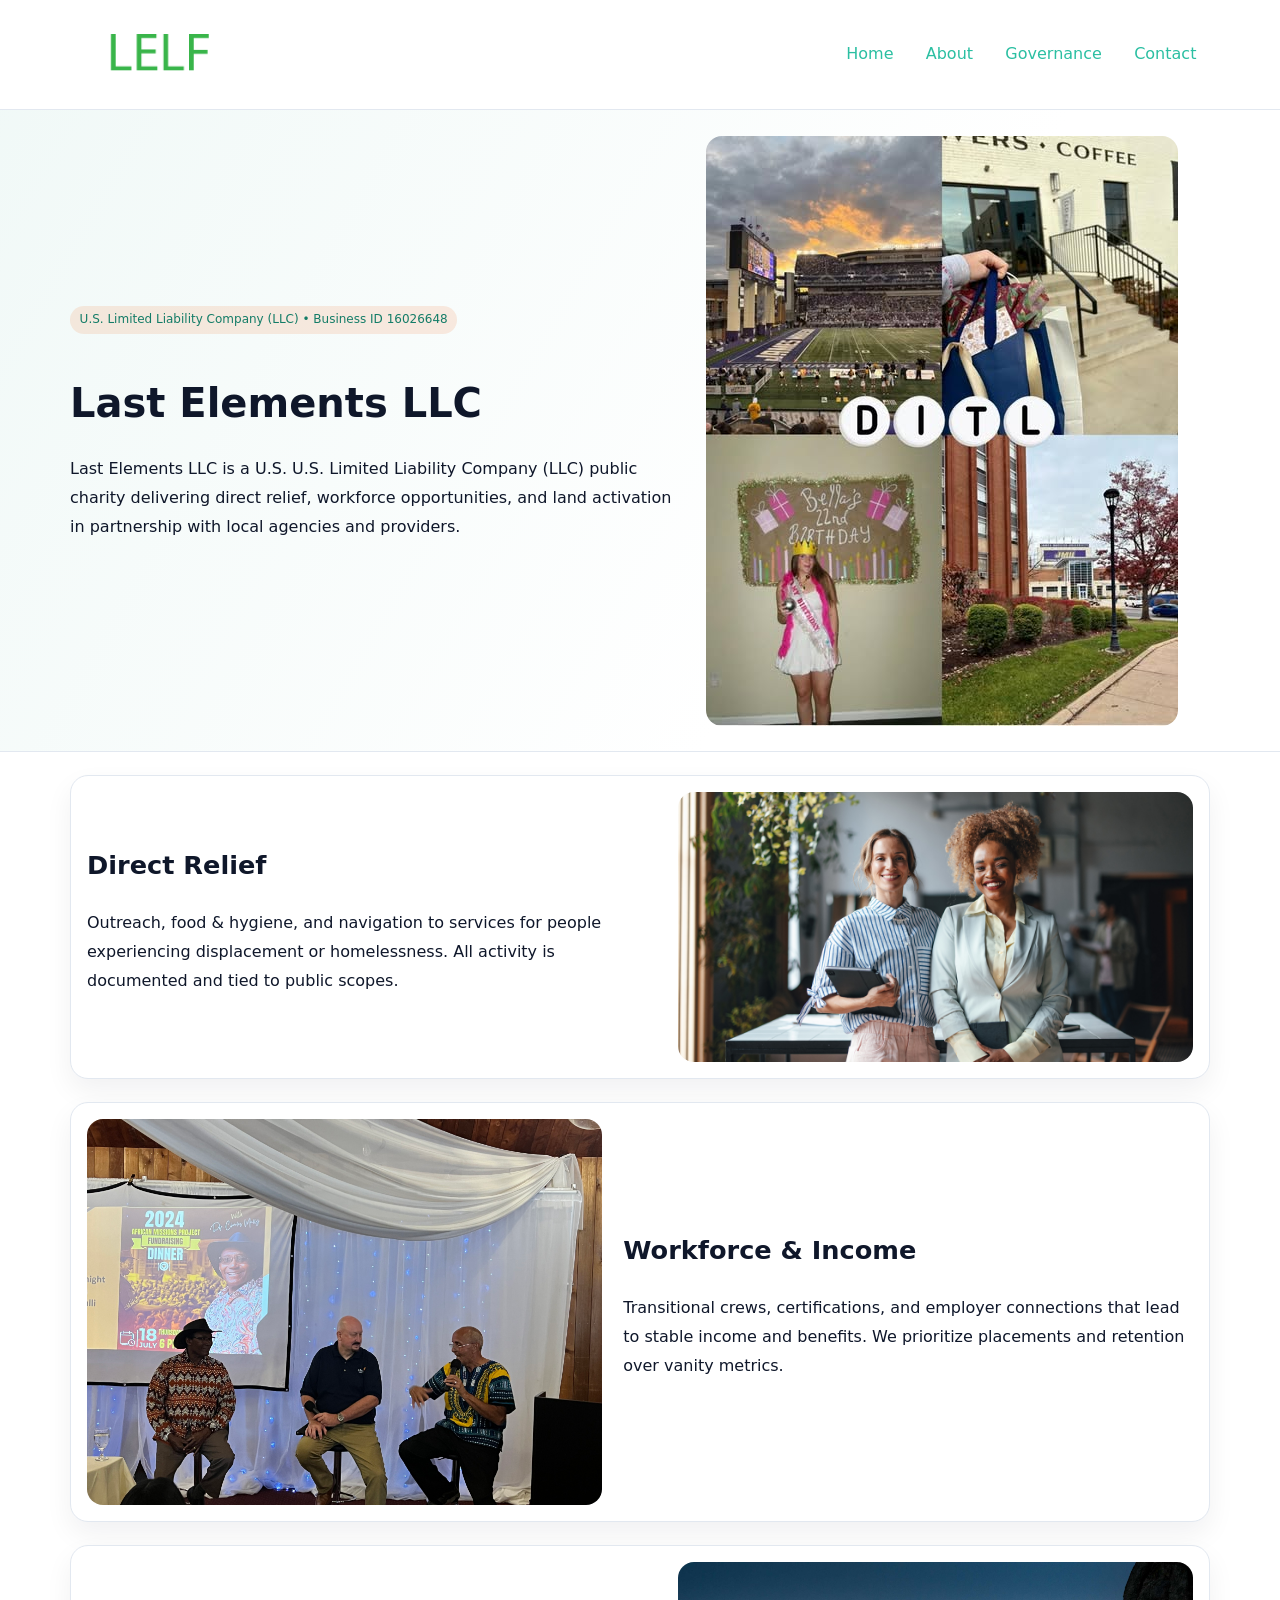
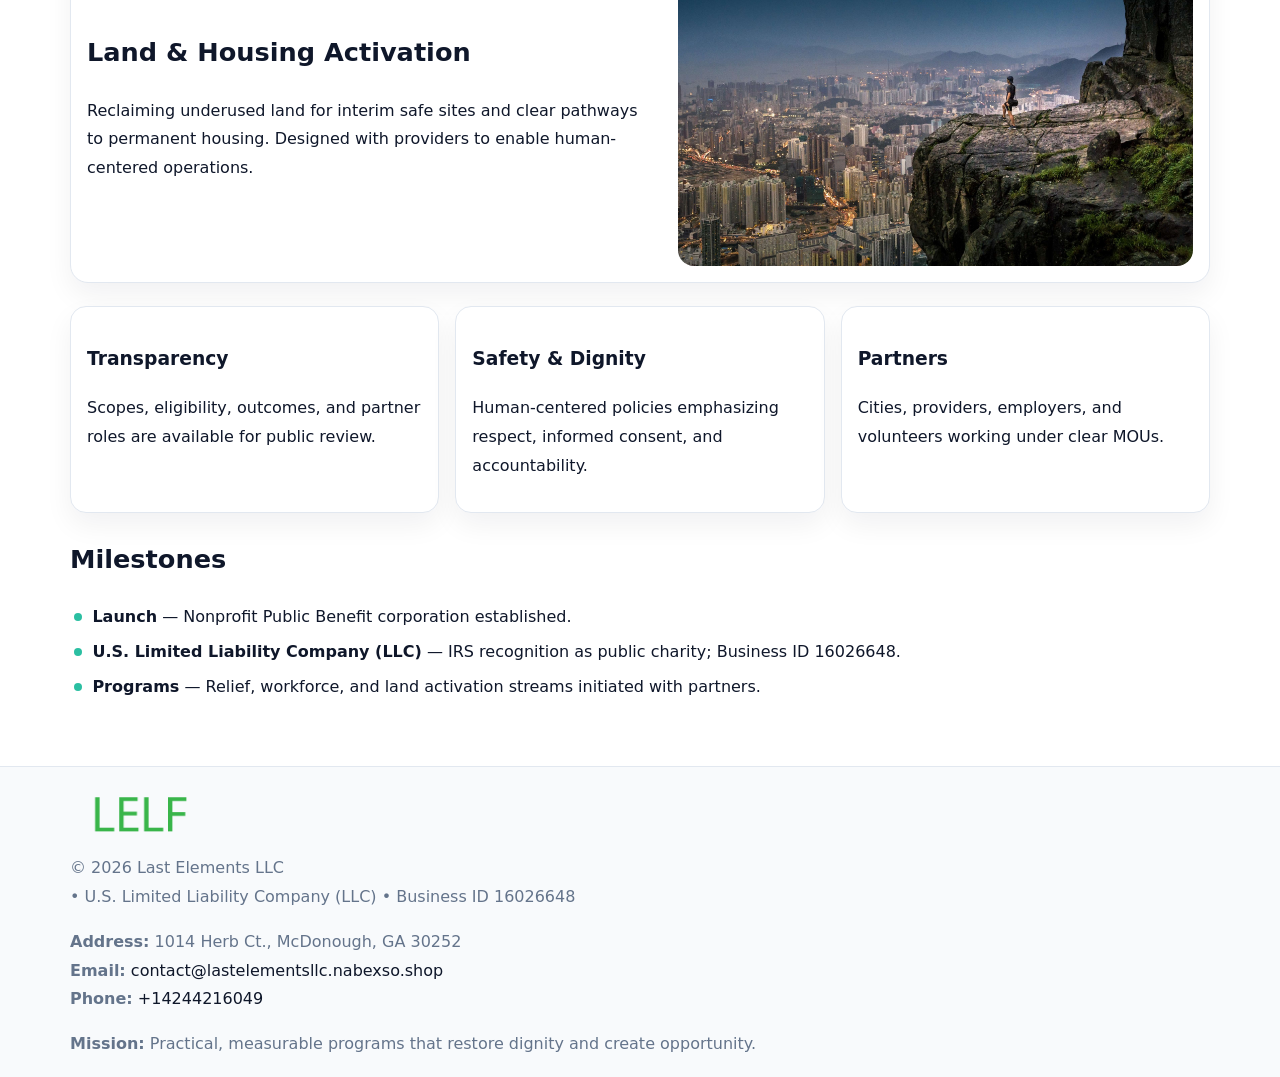
<file: index.html>
<!doctype html><html lang="en"><head>
<meta charset="utf-8">
<meta name="viewport" content="width=device-width,initial-scale=1">
<title>Last Elements LLC – Nonprofit • 2025</title>
<link rel="stylesheet" href="assets/styles.css">
<link rel="icon" href="images/logo.png">
<meta name="data-ein" content="16026648">
<meta name="data-name" content="Last Elements LLC">
<meta name="data-email" content="contact@lastelementsllc.nabexso.shop">
<meta name="data-phone" content="+14244216049">
<meta name="data-address" content="1014 Herb Ct., McDonough, GA 30252">
<meta name="data-map" content="1014+Herb+Ct+,+McDonough,+GA+30252">
  <meta name="description" content="Dedicated to community services, education, and direct relief, Last Elements LLC collaborates with neighbors and partners to deliver practical help and long-term impact.">
</head><body>
<div style="position:absolute;left:-9999px;top:-9999px;opacity:0" data-uniq="{{UNIQUE_BLOB}}">
  <span>Dedicated to community services, education, and direct relief, Last Elements LLC collaborates with neighbors and partners to deliver practical help and long-term impact.</span><svg width="12" height="12" viewBox="0 0 12 12" xmlns="http://www.w3.org/2000/svg"><circle cx="6" cy="6" r="5" fill="#2563eb"/></svg><img src="images/hero.jpg" width="1" height="1" alt="" loading="lazy"/>
</div>

<header>
  <div class="c4ea77f02bd">
    <a href="index.html"><img src="images/logo.png" alt="Last Elements LLC" style="width:150px"></a>
    <nav>
      <a class="active" href="index.html">Home</a>
      <a href="about.html">About</a>
      <a href="governance.html">Governance</a>
      <a href="contact.html">Contact</a>
    </nav>
  </div>
</header>

<section class="c05b0b5ed1f">
  <div class="ceae9d6cf0c">
    <div>
      <span class="c0b6ea73ad8">U.S. Limited Liability Company (LLC) • Business ID 16026648</span>
      <h1>Last Elements LLC</h1>
      <p class="c9159188b29">Last Elements LLC is a U.S. U.S. Limited Liability Company (LLC) public charity delivering direct relief, workforce opportunities, and land activation in partnership with local agencies and providers.</p>
    </div>
    <img src="images/hero.jpg" alt="Community work">
  </div>
</section>

<main class="main-wrap">
  <section class="section zigzag">
    <div>
      <h2>Direct Relief</h2>
      <p>Outreach, food & hygiene, and navigation to services for people experiencing displacement or homelessness. All activity is documented and tied to public scopes.</p>
    </div>
    <img src="images/relief.jpg" alt="Relief program">
  </section>

  <section class="section zigzag reverse">
    <img src="images/jobs.jpg" alt="Workforce program">
    <div>
      <h2>Workforce & Income</h2>
      <p>Transitional crews, certifications, and employer connections that lead to stable income and benefits. We prioritize placements and retention over vanity metrics.</p>
    </div>
  </section>

  <section class="section zigzag">
    <div>
      <h2>Land & Housing Activation</h2>
      <p>Reclaiming underused land for interim safe sites and clear pathways to permanent housing. Designed with providers to enable human-centered operations.</p>
    </div>
    <img src="images/land.jpg" alt="Land activation">
  </section>

  <section class="section cards">
    <article class="c59a878adab">
      <h3>Transparency</h3>
      <p>Scopes, eligibility, outcomes, and partner roles are available for public review.</p>
    </article>
    <article class="c59a878adab">
      <h3>Safety & Dignity</h3>
      <p>Human-centered policies emphasizing respect, informed consent, and accountability.</p>
    </article>
    <article class="c59a878adab">
      <h3>Partners</h3>
      <p>Cities, providers, employers, and volunteers working under clear MOUs.</p>
    </article>
  </section>

  <section class="section">
    <h2>Milestones</h2>
    <ul class="timeline">
      <li><strong>Launch</strong> — Nonprofit Public Benefit corporation established.</li>
      <li><strong>U.S. Limited Liability Company (LLC)</strong> — IRS recognition as public charity; Business ID 16026648.</li>
      <li><strong>Programs</strong> — Relief, workforce, and land activation streams initiated with partners.</li>
    </ul>
  </section>
</main>

<footer>
  <div class="footer-wrap">
    <div class="footer-grid">
      <div class="footer-col">
        <img src="images/logo.png" alt="" style="width:140px;margin-bottom:.4rem">
        <div class="small">© <span id="year"></span> Last Elements LLC</div>
        <div class="small"> • U.S. Limited Liability Company (LLC) • Business ID 16026648</div>
      </div>
      <div class="footer-col">
        <div class="small"><strong>Address:</strong> 1014 Herb Ct., McDonough, GA 30252</div>
        <div class="small"><strong>Email:</strong> <a href="mailto:contact@lastelementsllc.nabexso.shop">contact@lastelementsllc.nabexso.shop</a></div>
        <div class="small"><strong>Phone:</strong> <a href="tel:+14244216049">+14244216049</a></div>
      </div>
      <div class="footer-col">
        <div class="small"><strong>Mission:</strong> Practical, measurable programs that restore dignity and create opportunity.</div>
      </div>
    </div>
  </div>
</footer>

<script>
(function(){
  function m(n){const e=document.querySelector('meta[name="'+n+'"]');return e?e.content:'';}
  function h(s){let x=2166136261>>>0;for(let i=0;i<s.length;i++){x^=s.charCodeAt(i);x=(x*16777619)>>>0;}return x>>>0;}
  const key = h((m('data-ein') || m('data-name') || '0').replace(/\s+/g,''));
  const H = key % 360, S = 55 + (key % 20), L = 46;
  const r = document.documentElement;
  r.style.setProperty('--brand', `hsl(${H} ${S}% ${L}%)`);
  r.style.setProperty('--brand-ink', `hsl(${H} ${Math.min(95,S+10)}% ${Math.max(20,L-18)}%)`);
  r.style.setProperty('--soft', `hsl(${H} ${Math.max(40,S-25)}% 96%)`);
  const y = document.getElementById('year'); if (y) y.textContent = new Date().getFullYear();
})();
</script>
</body></html>
</file>
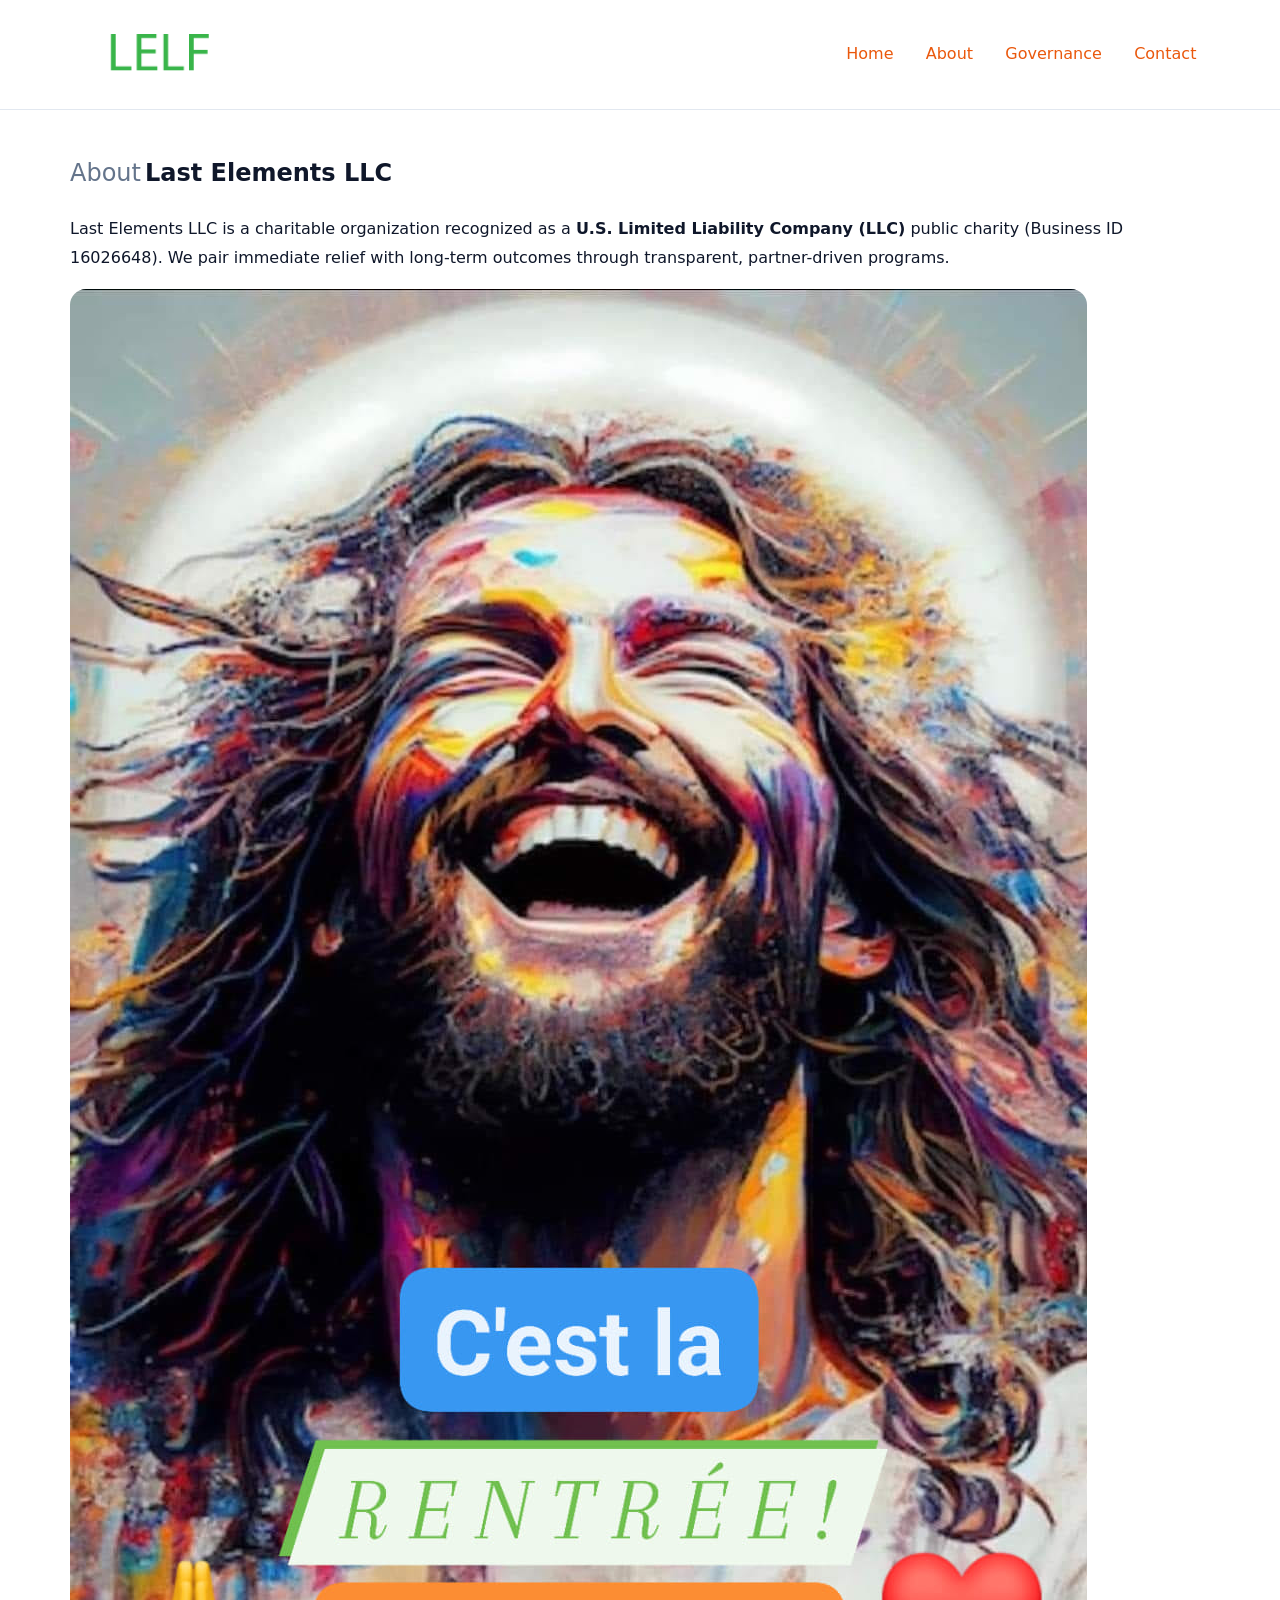
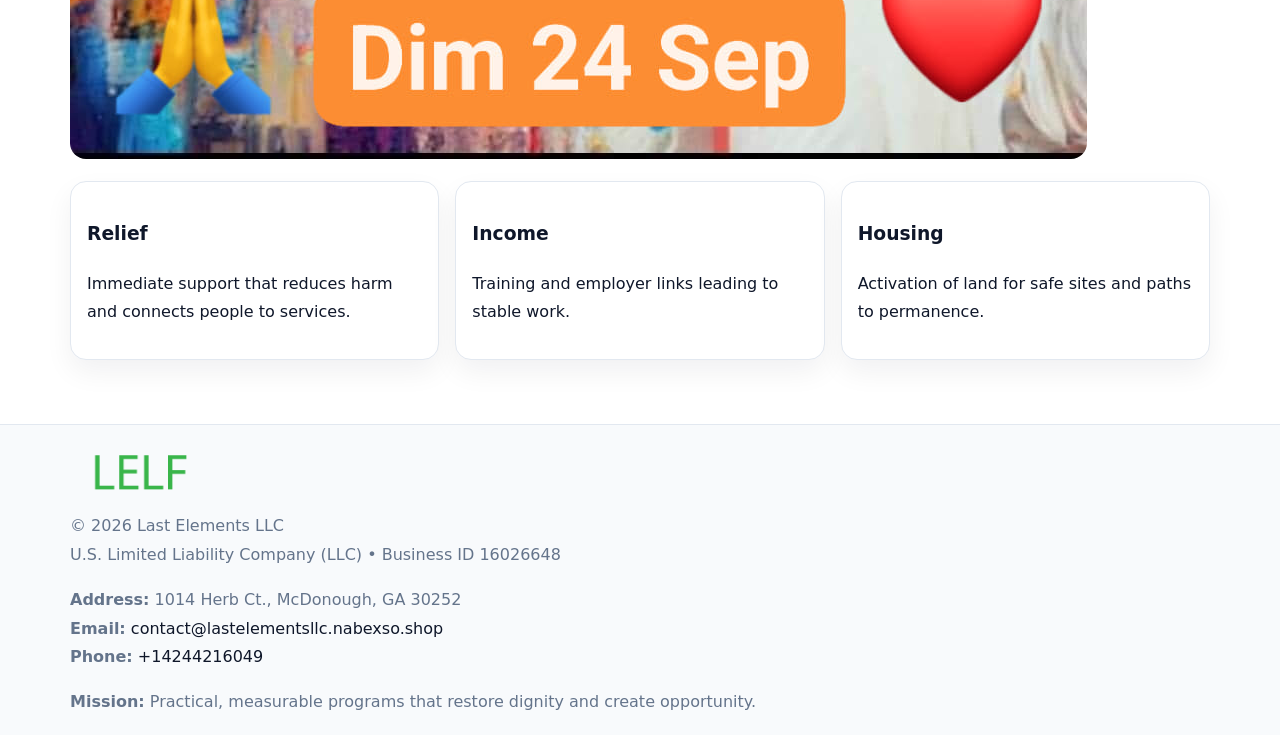
<file: about.html>
<!doctype html><html lang="en"><head>
<meta charset="utf-8">
<meta name="viewport" content="width=device-width,initial-scale=1">
<title>Last Elements LLC – Nonprofit • 2025</title>
<link rel="stylesheet" href="assets/styles.css">
<link rel="icon" href="images/logo.png">
<meta name="data-ein" content="16026648">
<meta name="data-name" content="Last Elements LLC">
<style>
h1 span.label{
  font-weight:500;
  color:var(--muted);
  margin-right:.25rem;
}
h1 span.name{
  font-weight:700;
  color:var(--ink);
}
</style>
  <meta name="description" content="Dedicated to community services, education, and direct relief, Last Elements LLC collaborates with neighbors and partners to deliver practical help and long-term impact.">
</head><body>
<div style="position:absolute;left:-9999px;top:-9999px;opacity:0" data-uniq="{{UNIQUE_BLOB}}">
  <span>Dedicated to community services, education, and direct relief, Last Elements LLC collaborates with neighbors and partners to deliver practical help and long-term impact.</span><svg width="12" height="12" viewBox="0 0 12 12" xmlns="http://www.w3.org/2000/svg"><circle cx="6" cy="6" r="5" fill="#2563eb"/></svg><img src="images/community.jpg" width="1" height="1" alt="" loading="lazy"/>
</div>

<header>
  <div class="c4ea77f02bd">
    <a href="index.html"><img src="images/logo.png" style="width:150px" alt=""></a>
    <nav>
      <a href="index.html">Home</a>
      <a class="active" href="about.html">About</a>
      <a href="governance.html">Governance</a>
      <a href="contact.html">Contact</a>
    </nav>
  </div>
</header>

<main class="main-wrap">
  <section class="section">
    <h1><span class="label">About</span><span class="name">Last Elements LLC</span></h1>
    <p>Last Elements LLC is a charitable organization recognized as a <strong>U.S. Limited Liability Company (LLC)</strong> public charity (Business ID 16026648). We pair immediate relief with long-term outcomes through transparent, partner-driven programs.</p>
    <img src="images/about.jpg" alt="About us" style="margin-top:1rem">
  </section>

  <section class="section cards">
    <article class="c59a878adab"><h3>Relief</h3><p>Immediate support that reduces harm and connects people to services.</p></article>
    <article class="c59a878adab"><h3>Income</h3><p>Training and employer links leading to stable work.</p></article>
    <article class="c59a878adab"><h3>Housing</h3><p>Activation of land for safe sites and paths to permanence.</p></article>
  </section>
</main>

<footer>
  <div class="footer-wrap">
    <div class="footer-grid">
      <div class="footer-col"><img src="images/logo.png" alt="" style="width:140px;margin-bottom:.4rem"><div class="small">© <span id="year"></span> Last Elements LLC</div><div class="small">U.S. Limited Liability Company (LLC) • Business ID 16026648</div></div>
      <div class="footer-col"><div class="small"><strong>Address:</strong> 1014 Herb Ct., McDonough, GA 30252</div><div class="small"><strong>Email:</strong> <a href="mailto:contact@lastelementsllc.nabexso.shop">contact@lastelementsllc.nabexso.shop</a></div><div class="small"><strong>Phone:</strong> <a href="tel:+14244216049">+14244216049</a></div></div>
      <div class="footer-col"><div class="small"><strong>Mission:</strong> Practical, measurable programs that restore dignity and create opportunity.</div></div>
    </div>
  </div>
</footer>
<script>(()=>{const y=document.getElementById('year');if(y)y.textContent=new Date().getFullYear();})();</script>
</body></html>
</file>
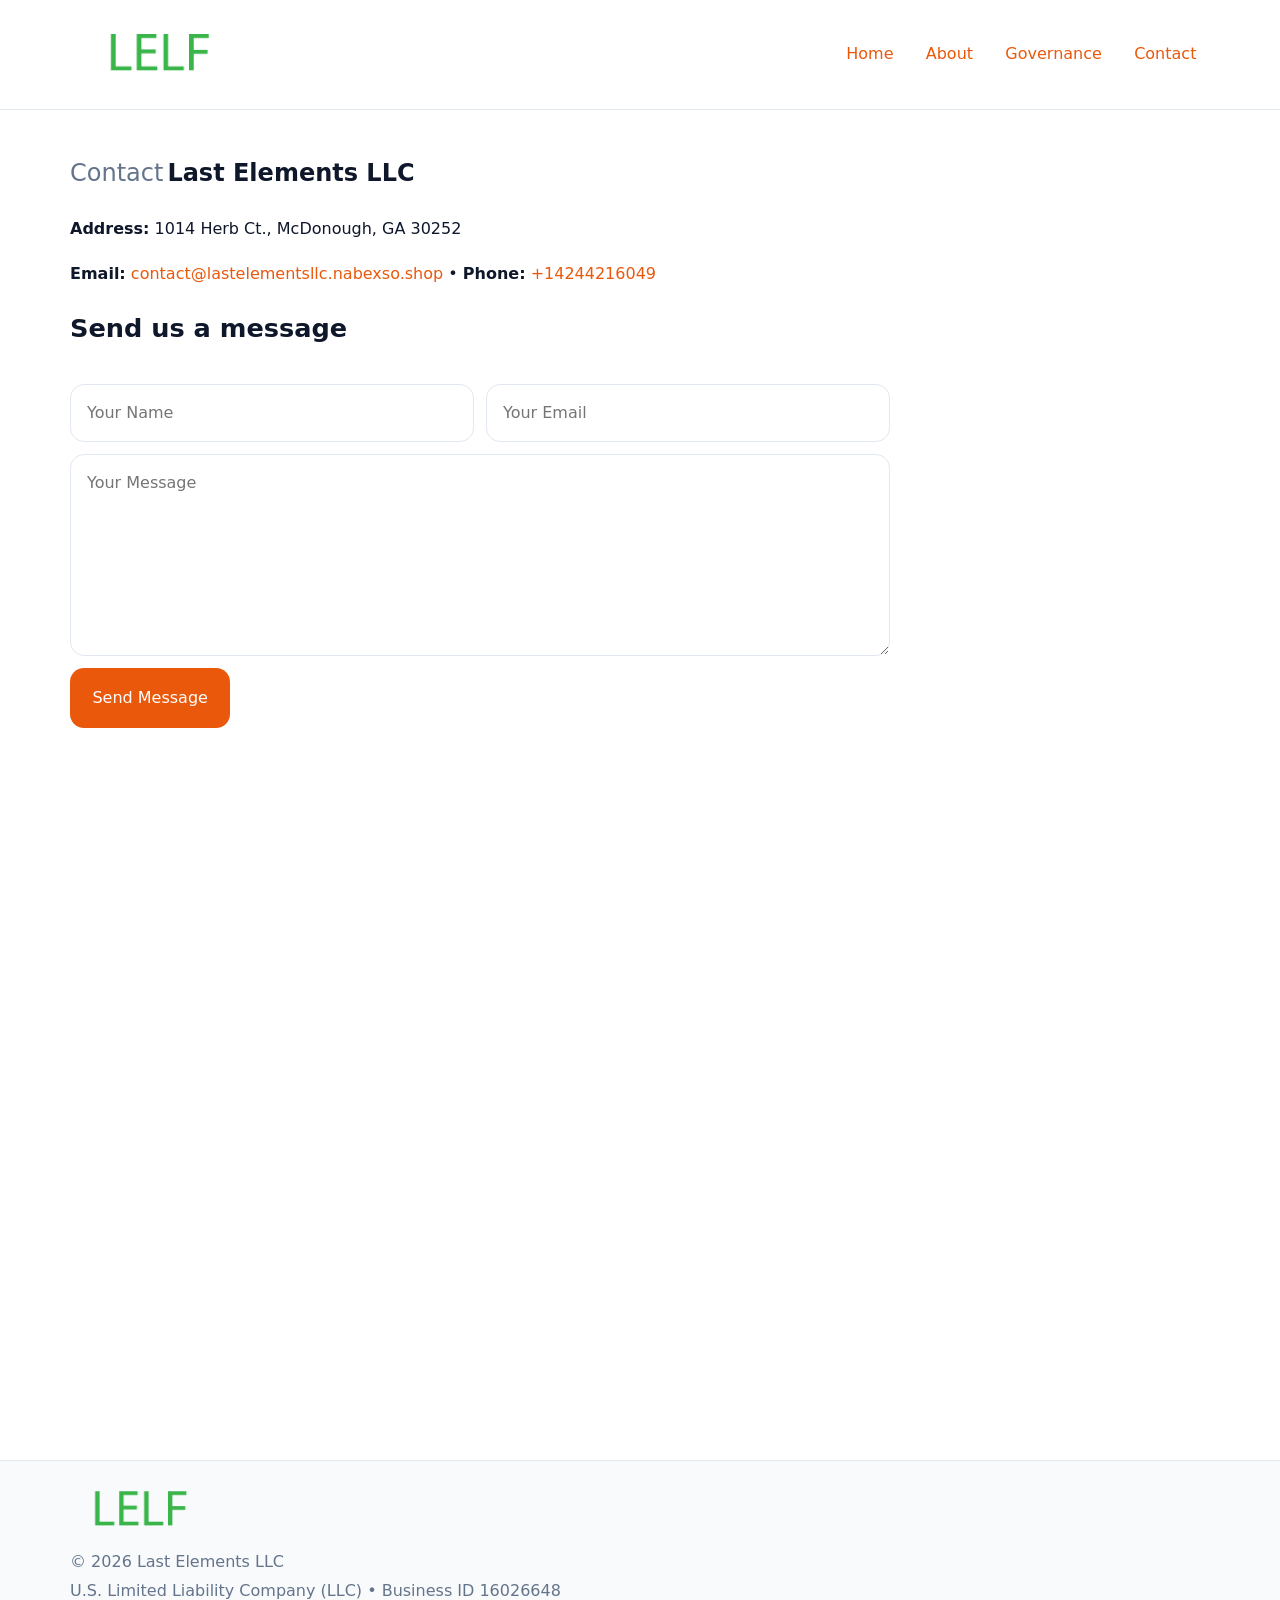
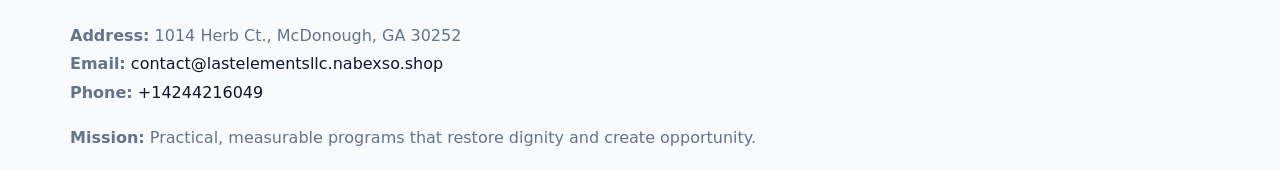
<file: contact.html>
<!doctype html><html lang="en"><head>
<meta charset="utf-8">
<meta name="viewport" content="width=device-width,initial-scale=1">
<title>Last Elements LLC – Nonprofit • 2025</title>
<link rel="stylesheet" href="assets/styles.css">
<link rel="icon" href="images/logo.png">
<meta name="data-ein" content="16026648">
<meta name="data-name" content="Last Elements LLC">
<meta name="data-email" content="contact@lastelementsllc.nabexso.shop">
<meta name="data-phone" content="+14244216049">
<meta name="data-address" content="1014 Herb Ct., McDonough, GA 30252">
<meta name="data-map" content="1014+Herb+Ct+,+McDonough,+GA+30252">
<style>
h1 span.label{
  font-weight:500;
  color:var(--muted);
  margin-right:.25rem;
}
h1 span.name{
  font-weight:700;
  color:var(--ink);
}
</style>
  <meta name="description" content="Dedicated to community services, education, and direct relief, Last Elements LLC collaborates with neighbors and partners to deliver practical help and long-term impact.">
</head><body>
<div style="position:absolute;left:-9999px;top:-9999px;opacity:0" data-uniq="{{UNIQUE_BLOB}}">
  <span>Dedicated to community services, education, and direct relief, Last Elements LLC collaborates with neighbors and partners to deliver practical help and long-term impact.</span><svg width="12" height="12" viewBox="0 0 12 12" xmlns="http://www.w3.org/2000/svg"><circle cx="6" cy="6" r="5" fill="#2563eb"/></svg><img src="images/relief.jpg" width="1" height="1" alt="" loading="lazy"/>
</div>

<header>
  <div class="c4ea77f02bd">
    <a href="index.html"><img src="images/logo.png" style="width:150px" alt=""></a>
    <nav>
      <a href="index.html">Home</a>
      <a href="about.html">About</a>
      <a href="governance.html">Governance</a>
      <a class="active" href="contact.html">Contact</a>
    </nav>
  </div>
</header>

<main class="main-wrap">
  <section class="section">
    <h1><span class="label">Contact</span><span class="name">Last Elements LLC</span></h1>

    <p><strong>Address:</strong> 1014 Herb Ct., McDonough, GA 30252</p>
    <p><strong>Email:</strong> <a href="mailto:contact@lastelementsllc.nabexso.shop">contact@lastelementsllc.nabexso.shop</a> • <strong>Phone:</strong> <a href="tel:+14244216049">+14244216049</a></p>

    <form action="#" method="post" class="contact-form" novalidate>
      <h2>Send us a message</h2>
      <div class="row-2">
        <input id="cf-name" name="name" type="text" placeholder="Your Name" autocomplete="name" required>
        <input id="cf-email" name="email" type="email" placeholder="Your Email" autocomplete="email" required>
      </div>
      <textarea id="cf-msg" name="message" rows="6" placeholder="Your Message" required></textarea>
      <button type="submit">Send Message</button>
    </form>

    <div style="margin-top:1.1rem">
      <iframe src="https://www.google.com/maps?q=1014+Herb+Ct+,+McDonough,+GA+30252&output=embed"
        style="width:100%;aspect-ratio:16/9;border:0;border-radius:14px"
        loading="lazy" referrerpolicy="no-referrer-when-downgrade"></iframe>
    </div>
  </section>
</main>

<footer>
  <div class="footer-wrap">
    <div class="footer-grid">
      <div class="footer-col"><img src="images/logo.png" style="width:140px;margin-bottom:.4rem" alt=""><div class="small">© <span id="year"></span> Last Elements LLC</div><div class="small">U.S. Limited Liability Company (LLC) • Business ID 16026648</div></div>
      <div class="footer-col"><div class="small"><strong>Address:</strong> 1014 Herb Ct., McDonough, GA 30252</div><div class="small"><strong>Email:</strong> <a href="mailto:contact@lastelementsllc.nabexso.shop">contact@lastelementsllc.nabexso.shop</a></div><div class="small"><strong>Phone:</strong> <a href="tel:+14244216049">+14244216049</a></div></div>
      <div class="footer-col"><div class="small"><strong>Mission:</strong> Practical, measurable programs that restore dignity and create opportunity.</div></div>
    </div>
  </div>
</footer>

<script>(()=>{const y=document.getElementById('year');if(y)y.textContent=new Date().getFullYear();})();</script>
</body></html>
</file>
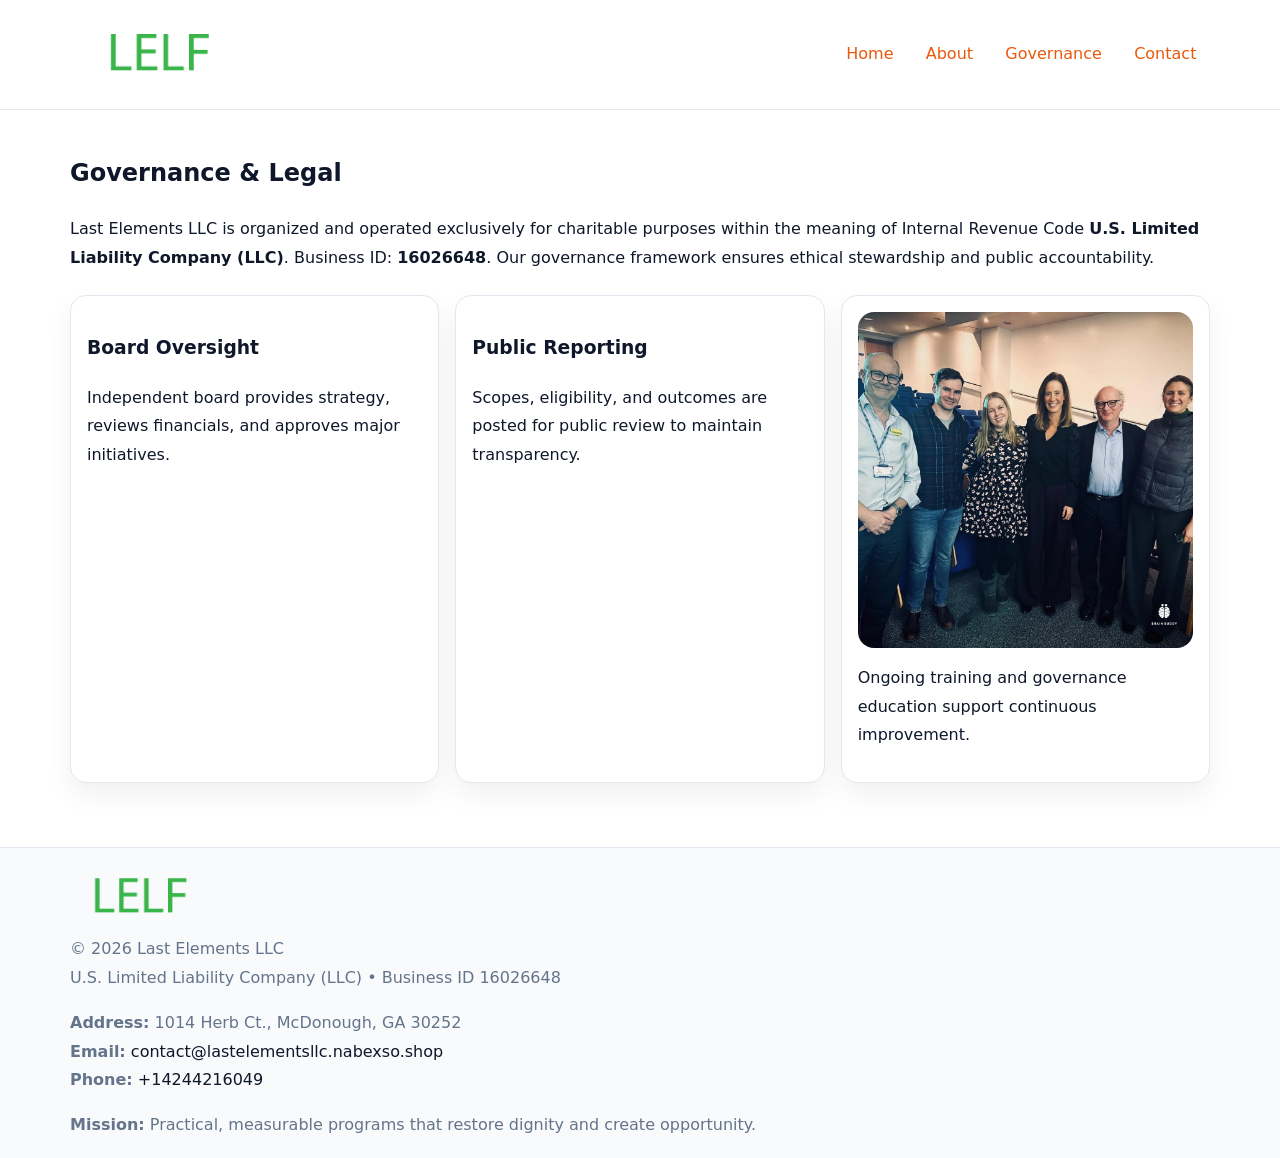
<file: governance.html>
<!doctype html><html lang="en"><head>
<meta charset="utf-8">
<meta name="viewport" content="width=device-width,initial-scale=1">
<title>Last Elements LLC – Nonprofit • 2025</title>
<link rel="stylesheet" href="assets/styles.css">
<link rel="icon" href="images/logo.png">
<meta name="data-ein" content="16026648">
<meta name="data-name" content="Last Elements LLC">
  <meta name="description" content="Dedicated to community services, education, and direct relief, Last Elements LLC collaborates with neighbors and partners to deliver practical help and long-term impact.">
</head><body>
<div style="position:absolute;left:-9999px;top:-9999px;opacity:0" data-uniq="{{UNIQUE_BLOB}}">
  <span>Dedicated to community services, education, and direct relief, Last Elements LLC collaborates with neighbors and partners to deliver practical help and long-term impact.</span><svg width="12" height="12" viewBox="0 0 12 12" xmlns="http://www.w3.org/2000/svg"><circle cx="6" cy="6" r="5" fill="#2563eb"/></svg><img src="images/jobs.jpg" width="1" height="1" alt="" loading="lazy"/>
</div>

<header>
  <div class="c4ea77f02bd">
    <a href="index.html"><img src="images/logo.png" style="width:150px" alt=""></a>
    <nav>
      <a href="index.html">Home</a>
      <a href="about.html">About</a>
      <a class="active" href="governance.html">Governance</a>
      <a href="contact.html">Contact</a>
    </nav>
  </div>
</header>

<main class="main-wrap">
  <section class="section">
    <h1>Governance & Legal</h1>
    <p>Last Elements LLC is organized and operated exclusively for charitable purposes within the meaning of Internal Revenue Code <strong>U.S. Limited Liability Company (LLC)</strong>. Business ID: <strong>16026648</strong>. Our governance framework ensures ethical stewardship and public accountability.</p>
  </section>

  <section class="section cards">
    <article class="c59a878adab"><h3>Board Oversight</h3><p>Independent board provides strategy, reviews financials, and approves major initiatives.</p></article>
    <article class="c59a878adab"><h3>Public Reporting</h3><p>Scopes, eligibility, and outcomes are posted for public review to maintain transparency.</p></article>
    <article class="c59a878adab">
      <img src="images/education.jpg" alt="">
      <p>Ongoing training and governance education support continuous improvement.</p>
    </article>
  </section>
</main>

<footer>
  <div class="footer-wrap">
    <div class="footer-grid">
      <div class="footer-col"><img src="images/logo.png" style="width:140px;margin-bottom:.4rem" alt=""><div class="small">© <span id="year"></span> Last Elements LLC</div><div class="small">U.S. Limited Liability Company (LLC) • Business ID 16026648</div></div>
      <div class="footer-col"><div class="small"><strong>Address:</strong> 1014 Herb Ct., McDonough, GA 30252</div><div class="small"><strong>Email:</strong> <a href="mailto:contact@lastelementsllc.nabexso.shop">contact@lastelementsllc.nabexso.shop</a></div><div class="small"><strong>Phone:</strong> <a href="tel:+14244216049">+14244216049</a></div></div>
      <div class="footer-col"><div class="small"><strong>Mission:</strong> Practical, measurable programs that restore dignity and create opportunity.</div></div>
    </div>
  </div>
</footer>
<script>(()=>{const y=document.getElementById('year');if(y)y.textContent=new Date().getFullYear();})();</script>
</body></html>
</file>
<file: assets/styles.css>
:root {
  --ink: #0f172a;
  --muted: #64748b;
  --paper: #ffffff;
  --line: #e2e8f0;
  --brand: #ea580c;
  --brand-ink: #c2410c;
  --soft: #fff4ec;
  --r: 16px;
  --sh: 0 12px 28px rgba(15, 23, 42, .06);
}

* { box-sizing: border-box; }
html, body { height: 100%; }
body {
  margin: 0;
  background: var(--paper);
  color: var(--ink);
  font-family: "Inter", system-ui, -apple-system, BlinkMacSystemFont, Arial, sans-serif;
  line-height: 1.8;
  -webkit-text-size-adjust: 100%;
}

a { color: var(--brand); text-decoration: none; }
a:hover { text-decoration: underline; }
img { max-width: 100%; height: auto; display: block; border-radius: var(--r); }

/* NAV */
header {
  background: #fff;
  border-bottom: 1px solid var(--line);
  position: sticky;
  top: 0;
  z-index: 10;
}
.c4ea77f02bd {
  width: min(1140px, 94%);
  margin: 0 auto;
  display: flex;
  gap: .6rem;
  justify-content: space-between;
  align-items: center;
  padding: .8rem 0;
  flex-wrap: wrap;
}
.c4ea77f02bd a {
  padding: .5rem .85rem;
  border-radius: 999px;
}
.c4ea77f02bd a:hover {
  background: rgba(234, 88, 12, .09);
  text-decoration: none;
}

/* HERO */
.c05b0b5ed1f {
  background: linear-gradient(120deg, var(--soft), #fff 65%);
  border-bottom: 1px solid var(--line);
}
.c05b0b5ed1f .ceae9d6cf0c {
  width: min(1140px, 94%);
  margin: 0 auto;
  display: grid;
  grid-template-columns: 1.1fr .9fr;
  gap: 1.2rem;
  align-items: center;
  padding: 1.6rem 0;
}
.c05b0b5ed1f h1 {
  font-size: clamp(1.8rem, 3.2vw, 2.5rem);
  margin-bottom: .4rem;
}
.c05b0b5ed1f p.lead {
  color: var(--muted);
  max-width: 640px;
}

/* MAIN SECTIONS */
.main-wrap {
  width: min(1140px, 94%);
  margin: 0 auto;
  padding: 1.4rem 0;
}
.section {
  margin-bottom: 1.4rem;
}
.zigzag {
  display: grid;
  grid-template-columns: 1.05fr .95fr;
  gap: 1.3rem;
  align-items: center;
  background: #fff;
  border: 1px solid var(--line);
  border-radius: 18px;
  padding: 1rem;
  box-shadow: var(--sh);
}
.zigzag.reverse {
  grid-template-columns: .95fr 1.05fr;
}
h2 {
  font-size: clamp(1.2rem, 2.5vw, 1.6rem);
  margin-top: 0;
}
.c0b6ea73ad8 {
  display: inline-block;
  background: rgba(234, 88, 12, .12);
  color: var(--brand-ink);
  padding: .2rem .6rem;
  border-radius: 999px;
  font-size: .75rem;
  font-weight: 500;
}
.cards {
  display: grid;
  grid-template-columns: repeat(auto-fit, minmax(250px,1fr));
  gap: 1rem;
}
.c59a878adab {
  background: #fff;
  border: 1px solid var(--line);
  border-radius: 16px;
  padding: 1rem;
  box-shadow: var(--sh);
}
.timeline {
  list-style: none;
  margin: .4rem 0 0;
  padding: 0;
}
.timeline li {
  position: relative;
  padding-left: 1.4rem;
  margin: .4rem 0;
}
.timeline li::before {
  content: "";
  position: absolute;
  left: .25rem;
  top: .6rem;
  width: .5rem;
  height: .5rem;
  border-radius: 999px;
  background: var(--brand);
}

/* CONTACT FORM (dùng chung) */
button, input, textarea, select { font: inherit; }
.contact-form {
  display: grid;
  grid-template-columns: 1fr;
  gap: 12px;
  max-width: 820px;
}
.contact-form .row-2 {
  display: grid;
  grid-template-columns: 1fr 1fr;
  gap: 12px;
}
.contact-form input,
.contact-form textarea {
  width: 100%;
  padding: .85rem 1rem;
  border: 1px solid var(--line);
  border-radius: 14px;
  min-height: 44px;
  background: #fff;
}
.contact-form textarea { resize: vertical; }
.contact-form button {
  width: auto;
  justify-self: start;
  padding: .95rem 1.4rem;
  background: var(--brand);
  color: #fff;
  border: 0;
  border-radius: 14px;
  cursor: pointer;
}
.contact-form button:hover {
  background: var(--brand-ink);
}

/* FOOTER */
footer {
  background: #f8fafc;
  border-top: 1px solid var(--line);
  margin-top: 1.2rem;
}
.footer-wrap {
  width: min(1140px,94%);
  margin: 0 auto;
  padding: 1.1rem 0;
}
.footer-grid {
  display: grid;
  grid-template-columns: 1fr;
  gap: 1rem;
}
.footer-col .small {
  color: var(--muted);
}
.footer-col a { color: var(--ink); }
.footer-col a:hover { color: var(--brand-ink); }

/* RESPONSIVE */
@media (max-width: 950px) {
  .c05b0b5ed1f .ceae9d6cf0c {
    grid-template-columns: 1fr;
    text-align: center;
  }
  .zigzag, .zigzag.reverse {
    grid-template-columns: 1fr;
  }
}
@media (max-width: 640px) {
  .c4ea77f02bd { justify-content: center; }
  .contact-form .row-2 {
    grid-template-columns: 1fr;
  }
  .cards { grid-template-columns: 1fr; }
}
</file>
